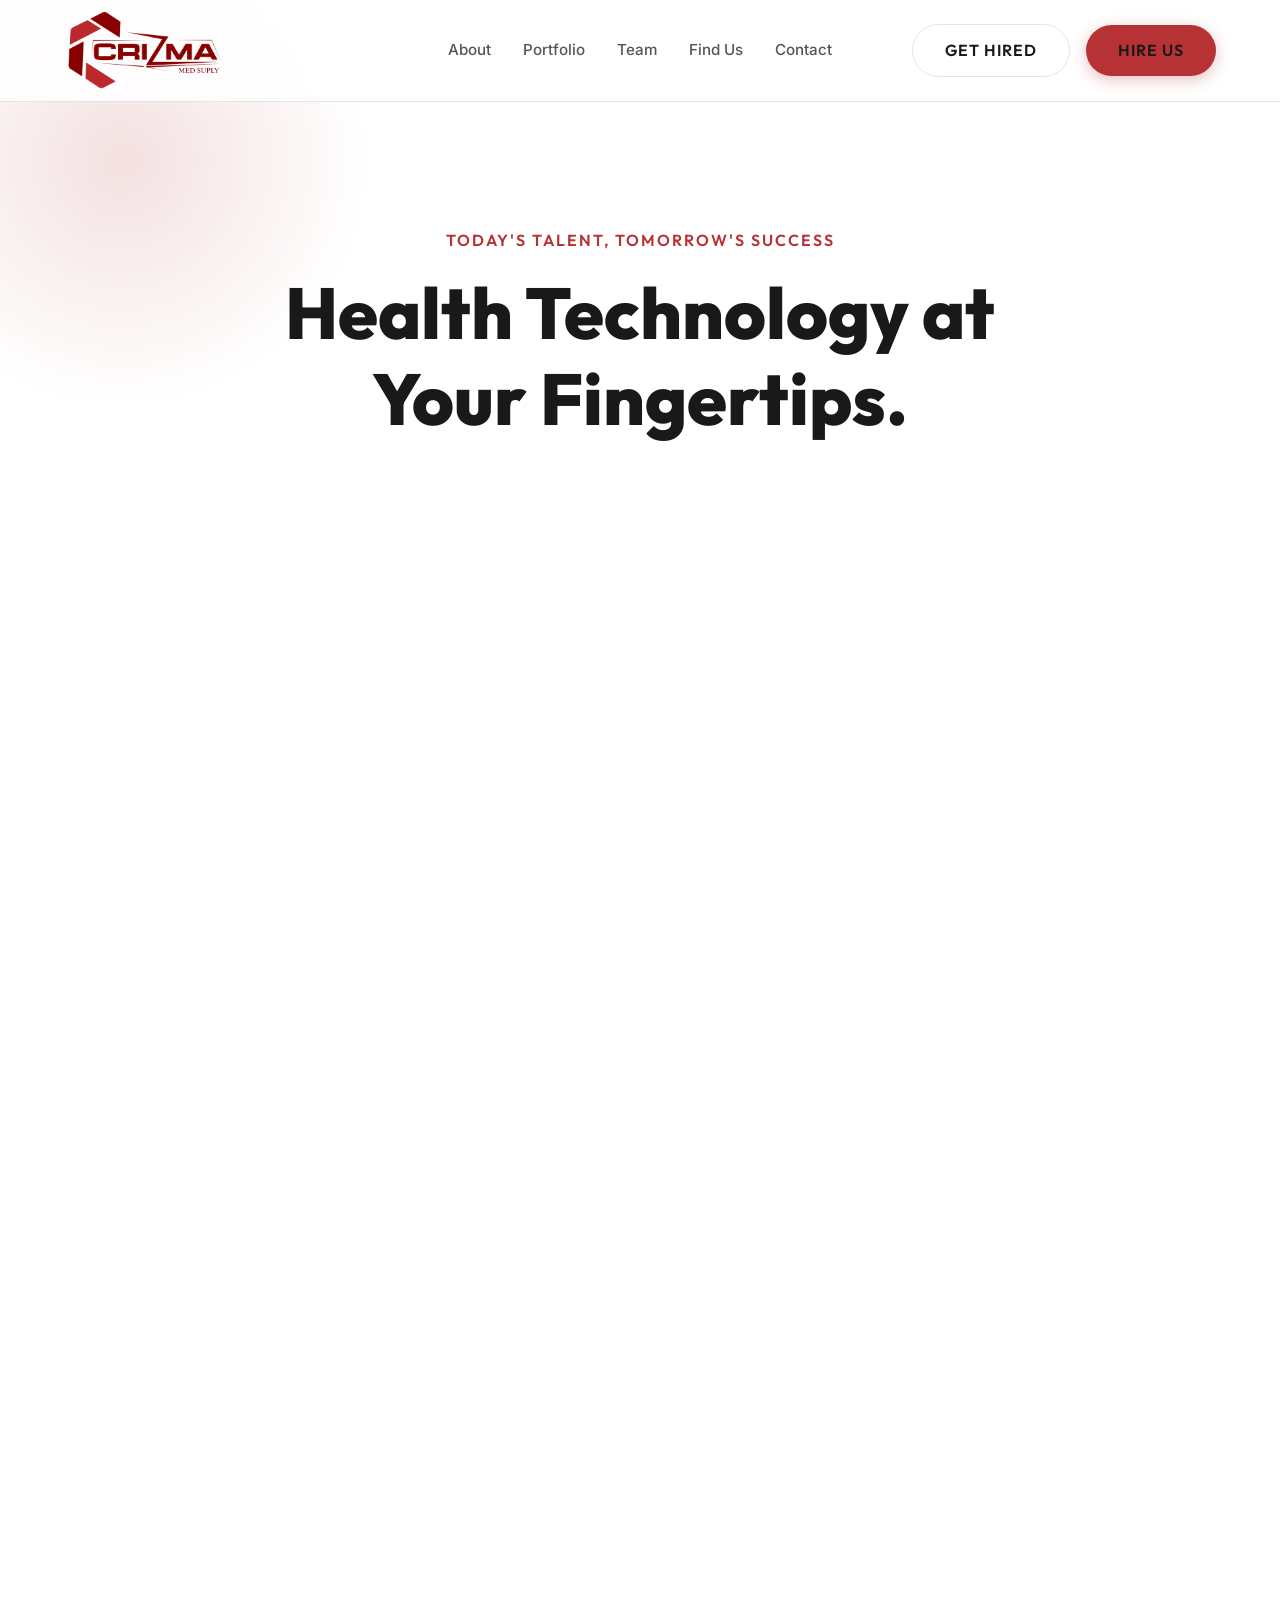
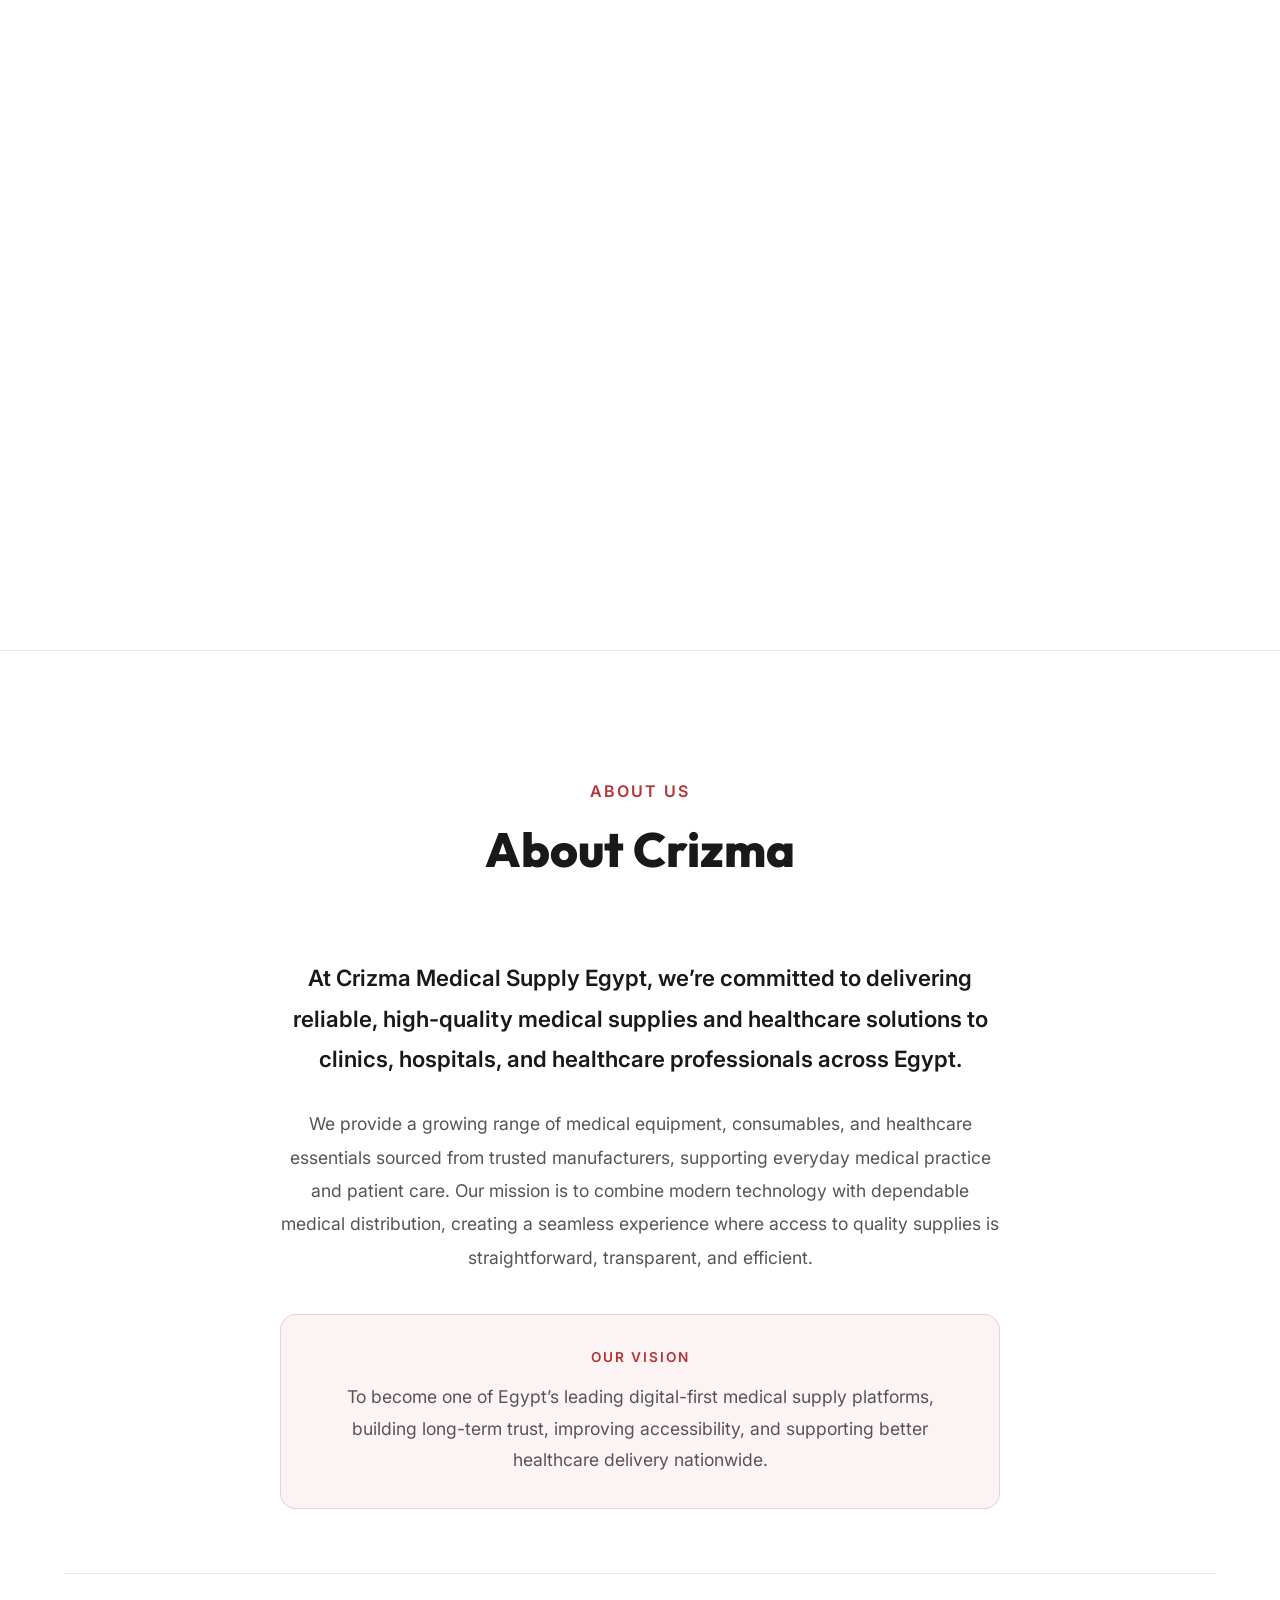
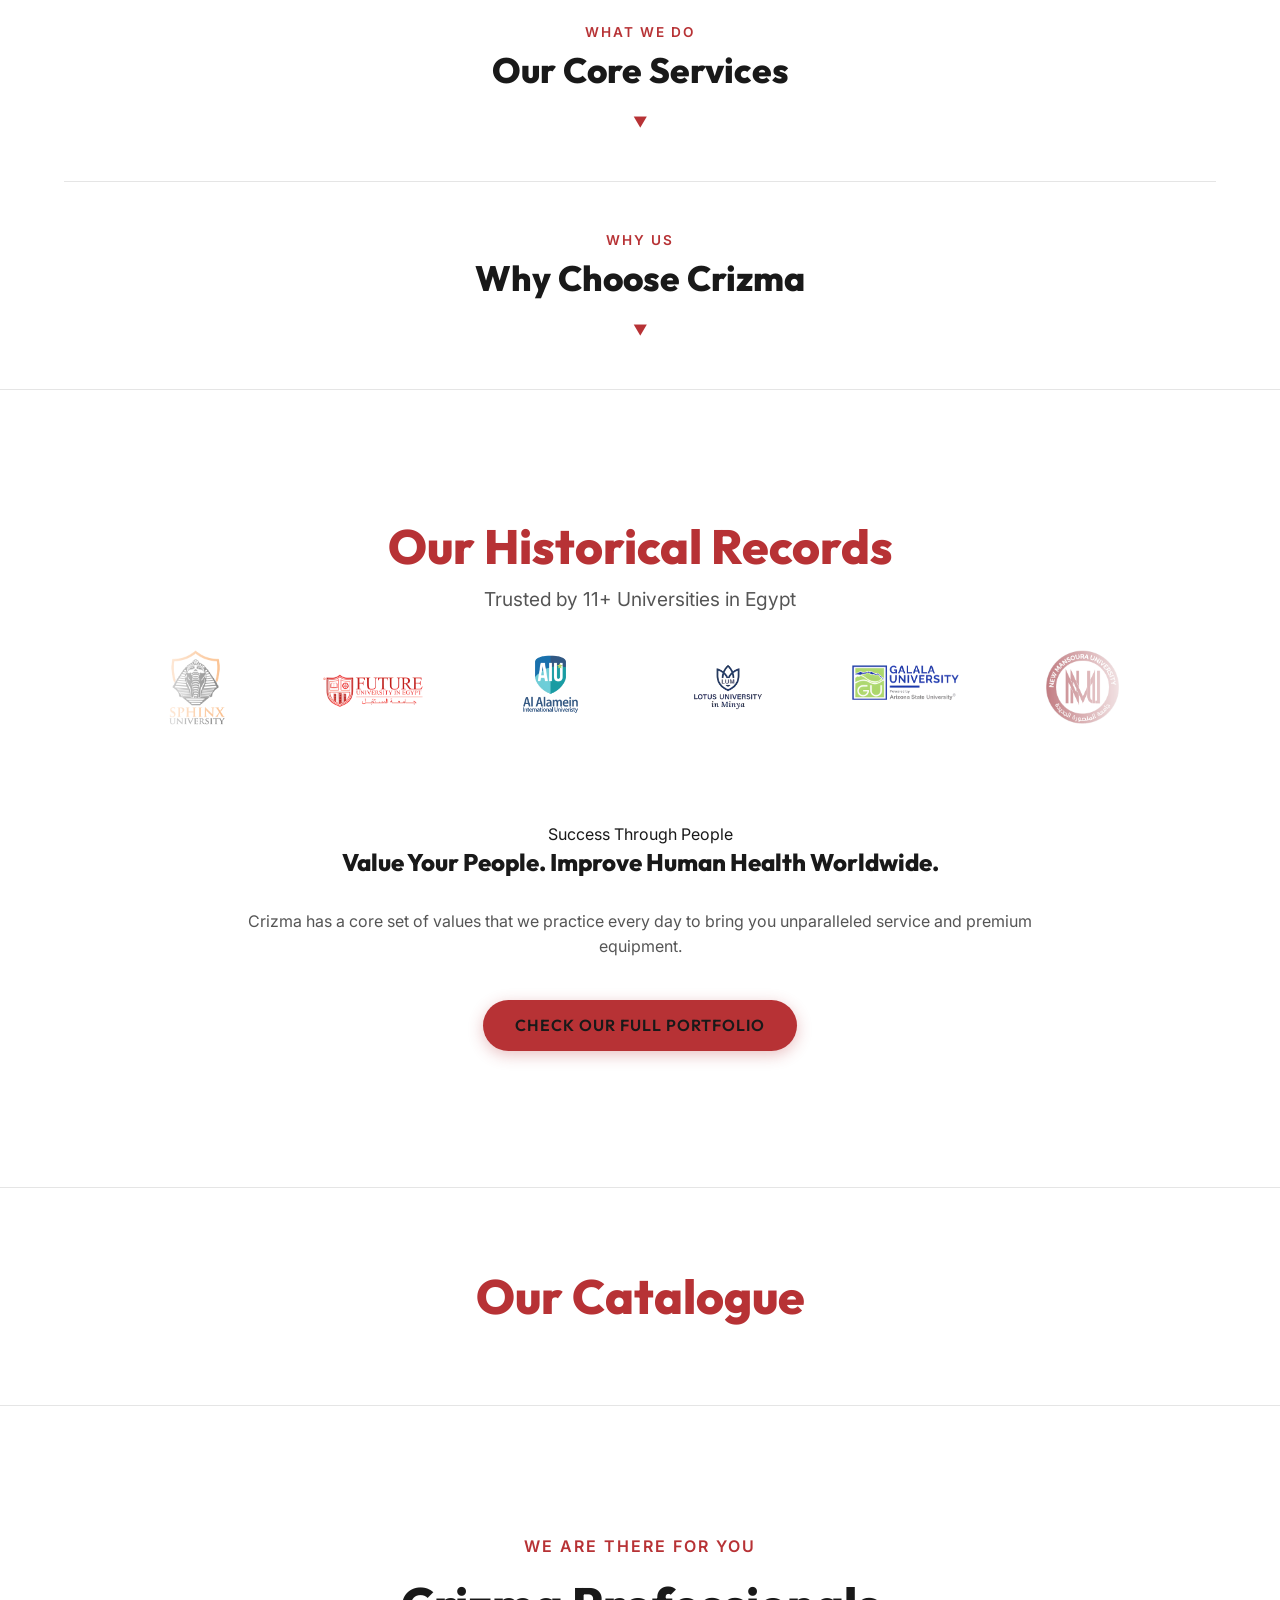
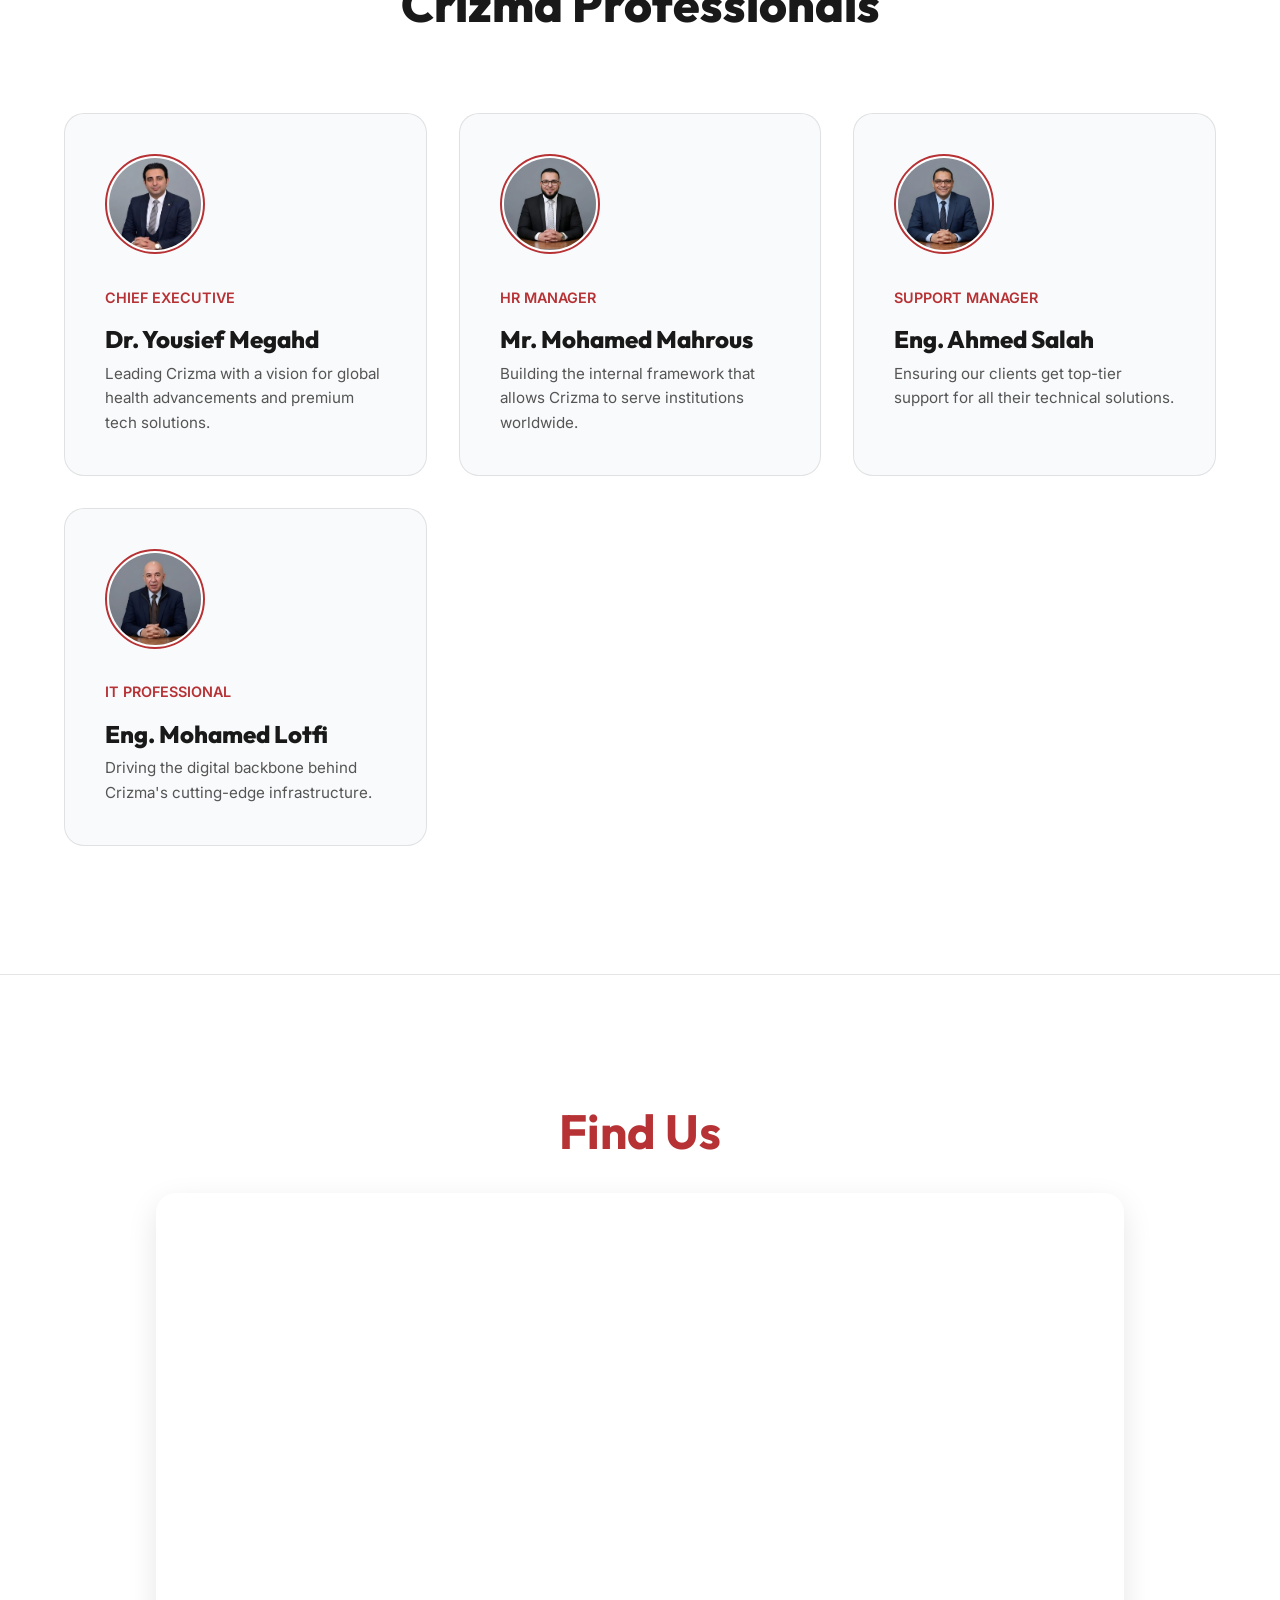
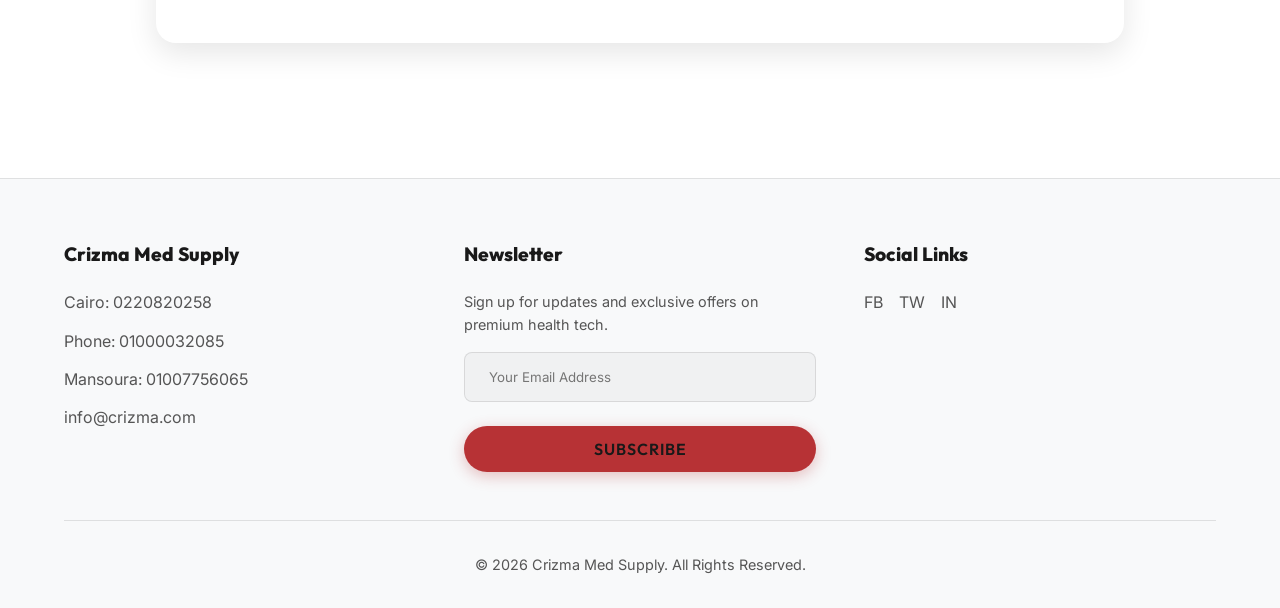
<file: index.html>
<!DOCTYPE html>
<html lang="en">

<head>
    <meta charset="UTF-8">
    <meta name="viewport" content="width=device-width, initial-scale=1.0">
    <title>Crizma Med Supply | Health Technology at Your Fingertips</title>
    <meta name="description"
        content="We at Crizma are working to put the health technology in the world at your fingertips.">

    <!-- CSS -->
    <link rel="stylesheet" href="css/style.css">

    <style>
      /* ── Dot canvas: desktop/mouse only ── */
      @media (hover: none), (pointer: coarse) {
        canvas { display: none !important; }
      }

      /* ── Prevent I-beam cursor site-wide ── */
      * { cursor: default !important; }
      a, button, .btn, label, select,
      input[type="submit"], input[type="button"] { cursor: pointer !important; }
      input[type="text"], input[type="email"],
      input[type="password"], textarea { cursor: text !important; }

      /* ── Scroll-reveal base states ── */
      .fade-up {
        opacity: 0;
        transform: translateY(36px);
        transition: opacity 0.7s cubic-bezier(0.16, 1, 0.3, 1),
                    transform 0.7s cubic-bezier(0.16, 1, 0.3, 1);
      }
      .fade-up.visible {
        opacity: 1;
        transform: translateY(0);
      }

      /* Hero parts */
      .hero-part {
        opacity: 0;
        transform: translateY(40px);
        transition: opacity 0.8s cubic-bezier(0.16, 1, 0.3, 1),
                    transform 0.8s cubic-bezier(0.16, 1, 0.3, 1);
      }
      .hero-part.part-1,
      .hero-part.visible {
        opacity: 1;
        transform: translateY(0);
      }

      /* Stagger delays */
      .stagger-1 { transition-delay: 0.08s; }
      .stagger-2 { transition-delay: 0.16s; }
      .stagger-3 { transition-delay: 0.24s; }
      .stagger-4 { transition-delay: 0.32s; }

    </style>
</head>

<body>

    <!-- Navigation -->
    <nav class="navbar">
        <a href="#" class="logo">
            <img src="images/logo.png" alt="Crizma Logo">
        </a>
        <div class="nav-links">
            <a href="#services">About</a>
            <a href="#about">Portfolio</a>
            <a href="#team">Team</a>
            <a href="#find-us">Find Us</a>
            <a href="#contact">Contact</a>
        </div>
        <div class="nav-cta" style="display: flex; gap: 1rem; align-items: center;">
            <a href="get-hired.html" class="btn btn-outline">Get Hired</a>
            <a href="#contact" class="btn btn-primary">Hire Us</a>
        </div>
        <button class="hamburger" id="hamburger" aria-label="Open menu">
            <span></span><span></span><span></span>
        </button>
    </nav>

    <!-- Mobile full-screen nav -->
    <div class="mobile-nav" id="mobileNav">
        <button class="mobile-nav-back" id="mobileNavBack">
            <svg viewBox="0 0 24 24"><polyline points="15 18 9 12 15 6"/></svg>
            Back
        </button>
        <a href="#services"  class="mobile-nav-link">About</a>
        <a href="#about" class="mobile-nav-link">Portfolio</a>
        <a href="#team"      class="mobile-nav-link">Team</a>
        <a href="#find-us"   class="mobile-nav-link">Find Us</a>
        <a href="#contact"   class="mobile-nav-link">Contact</a>
        <div class="mobile-nav-cta">
            <a href="get-hired.html" class="btn btn-outline">Get Hired</a>
            <a href="#contact"       class="btn btn-primary">Hire Us</a>
        </div>
    </div>

    <!-- Hero Section -->
    <div class="hero-scroll-container">
        <div class="hero-sticky">
            <div class="hero-bg"></div>
            <div class="hero-content">
                <!-- Part 1 -->
                <div class="hero-part part-1 visible">
                    <span class="hero-super">Today's Talent, Tomorrow's Success</span>
                    <h1>Health Technology at Your Fingertips.</h1>
                </div>

                <!-- Part 2 -->
                <div class="hero-part part-2">
                    <p>We at Crizma are working to put the best health technology in the world at your service. All you
                        have to do is tell us what you want and leave everything to our team.</p>
                </div>

                <!-- Part 3 -->
                <div class="hero-part part-3">
                    <div class="hero-btns">
                        <a href="#contact" class="btn btn-primary">Get a Quote Now</a>
                        <a href="#services" class="btn btn-outline">View Our Services</a>
                    </div>

                    <!-- Sponsors Marquee -->
                    <div class="sponsors-marquee">
                        <div class="marquee-track">
                            <img src="images/wassermann.png" alt="Wassermann">
                            <img src="images/futudent.png" alt="Futudent">
                            <img src="images/dentsply.png" alt="Dentsply Sirona">
                            <img src="images/air-techniques.png" alt="Air Techniques">
                            <img src="images/frasaco.png" alt="Frasaco">
                            <img src="images/baisch.png" alt="Baisch">
                            <img src="images/5.png" alt="Dürr Dental">
                            <img src="images/6.png" alt="Amann Girrbach">
                            <!-- Duplicate for seamless scroll -->
                            <img src="images/wassermann.png" alt="Wassermann">
                            <img src="images/futudent.png" alt="Futudent">
                            <img src="images/dentsply.png" alt="Dentsply Sirona">
                            <img src="images/air-techniques.png" alt="Air Techniques">
                            <img src="images/frasaco.png" alt="Frasaco">
                            <img src="images/baisch.png" alt="Baisch">
                            <img src="images/5.png" alt="Dürr Dental">
                            <img src="images/6.png" alt="Amann Girrbach">
                        </div>
                    </div>
                </div>
            </div>
        </div>
    </div>

    <!-- About / Services Section -->
    <section id="services">
        <div class="section-header fade-up stagger-1">
            <span class="super">About Us</span>
            <h2>About Crizma</h2>
        </div>
        <div class="about-content fade-up stagger-2">
            <p class="about-lead">At Crizma Medical Supply Egypt, we’re committed to delivering reliable, high-quality medical supplies and healthcare solutions to clinics, hospitals, and healthcare professionals across Egypt.</p>
            <p class="about-body">We provide a growing range of medical equipment, consumables, and healthcare essentials sourced from trusted manufacturers, supporting everyday medical practice and patient care. Our mission is to combine modern technology with dependable medical distribution, creating a seamless experience where access to quality supplies is straightforward, transparent, and efficient.</p>
            <div class="about-vision">
                <span class="super">Our Vision</span>
                <p>To become one of Egypt’s leading digital-first medical supply platforms, building long-term trust, improving accessibility, and supporting better healthcare delivery nationwide.</p>
            </div>
        </div>

        <div class="accordion-container fade-up stagger-3" style="max-width: 1200px; margin: 0 auto;">
            <!-- Accordion Item 1: Core Services -->
            <details class="custom-accordion">
                <summary>
                    <div class="accordion-header">
                        <span class="super">What We Do</span>
                        <h2>Our Core Services</h2>
                        <span class="arrow">▼</span>
                    </div>
                </summary>
                <div class="accordion-content">
                    <div class="grid" style="margin-top: 2rem;">
                        <div class="glass-card">
                            <div class="service-icon">🔬</div>
                            <h3>Medical Equipment</h3>
                            <p>Providing the most advanced dental and medical consulting tools to the top health institutions globally.</p>
                        </div>
                        <div class="glass-card">
                            <div class="service-icon">📈</div>
                            <h3>Strategy & Consulting</h3>
                            <p>First-class dental and health solutions paired with strategy planning to guarantee your organization's success.</p>
                        </div>
                        <div class="glass-card">
                            <div class="service-icon">🌐</div>
                            <h3>Digital Solutions</h3>
                            <p>Imaging solutions, fume cupboards, and modern start-up tech for the evolving health landscape.</p>
                        </div>
                    </div>
                </div>
            </details>

            <!-- Accordion Item 2: Why Choose Crizma -->
            <details class="custom-accordion">
                <summary>
                    <div class="accordion-header">
                        <span class="super">Why Us</span>
                        <h2>Why Choose Crizma</h2>
                        <span class="arrow">▼</span>
                    </div>
                </summary>
                <div class="accordion-content">
                    <div class="grid grid-why" style="margin-top: 2rem;">
                        <div class="glass-card">
                            <div class="service-icon">🛡️</div>
                            <h3>Trusted Products</h3>
                            <p>Trusted medical products and supplies sourced from reliable manufacturers.</p>
                        </div>
                        <div class="glass-card">
                            <div class="service-icon">⚡</div>
                            <h3>Fast Support</h3>
                            <p>Fast and responsive customer support ready to assist you anytime.</p>
                        </div>
                        <div class="glass-card">
                            <div class="service-icon">💻</div>
                            <h3>Modern Platform</h3>
                            <p>Modern and easy-to-use platform designed for a seamless ordering experience.</p>
                        </div>
                        <div class="glass-card">
                            <div class="service-icon">⭐</div>
                            <h3>Quality & Reliability</h3>
                            <p>Commitment to quality and reliability in every product we distribute.</p>
                        </div>
                        <div class="glass-card">
                            <div class="service-icon">🏥</div>
                            <h3>Nationwide Service</h3>
                            <p>Serving healthcare professionals across Egypt with dedication and care.</p>
                        </div>
                    </div>
                </div>
            </details>
        </div>
    </section>

    <!-- Historical Records & About Section -->
    <section id="about"
        style="text-align: center; background: rgba(255,255,255,0.02); border-top: 1px solid var(--glass-border); border-bottom: 1px solid var(--glass-border); display: flex; flex-direction: column; align-items: center;">

        <div class="section-header fade-up stagger-1" style="margin-bottom: 2rem;">
            <h2 style="color: var(--brand-red);">Our Historical Records</h2>
            <p style="font-size: 1.2rem; color: var(--text-secondary); margin-top: 0.5rem;">Trusted by 11+ Universities
                in Egypt</p>
        </div>

        <div class="sponsors-marquee university-marquee fade-up stagger-2" style="margin-top: 0; margin-bottom: 6rem;">
            <div class="marquee-track">
                <img src="images/1.png"  alt="University" loading="lazy">
                <img src="images/2.png"  alt="University" loading="lazy">
                <img src="images/3.png"  alt="University" loading="lazy">
                <img src="images/4.png"  alt="University" loading="lazy">
                <img src="images/7.png"  alt="University" loading="lazy">
                <img src="images/8.png"  alt="University" loading="lazy">
                <img src="images/9.png"  alt="University" loading="lazy">
                <img src="images/10.png" alt="University" loading="lazy">
                <img src="images/11.png" alt="University" loading="lazy">
                <img src="images/12.png" alt="University" loading="lazy">
                <img src="images/13.png" alt="University" loading="lazy">
                <!-- Duplicate for seamless scroll -->
                <img src="images/1.png"  alt="University" loading="lazy">
                <img src="images/2.png"  alt="University" loading="lazy">
                <img src="images/3.png"  alt="University" loading="lazy">
                <img src="images/4.png"  alt="University" loading="lazy">
                <img src="images/7.png"  alt="University" loading="lazy">
                <img src="images/8.png"  alt="University" loading="lazy">
                <img src="images/9.png"  alt="University" loading="lazy">
                <img src="images/10.png" alt="University" loading="lazy">
                <img src="images/11.png" alt="University" loading="lazy">
                <img src="images/12.png" alt="University" loading="lazy">
                <img src="images/13.png" alt="University" loading="lazy">
            </div>
        </div>

        <div class="fade-up stagger-3" style="max-width: 800px; margin: 0 auto;">
            <span class="super">Success Through People</span>
            <h2 style="margin-bottom: 2rem;">Value Your People. Improve Human Health Worldwide.</h2>
            <p style="color: var(--text-secondary); margin-bottom: 2.5rem;">Crizma has a core set of values that we
                practice every day to bring you unparalleled service and premium equipment.</p>
            <a href="portfolio.html" class="btn btn-primary">Check Our Full Portfolio</a>
        </div>

    </section>

    <!-- Catalogue Section -->
    <section id="catalogue"
        style="text-align: center; border-bottom: 1px solid var(--glass-border); padding-top: 5rem; padding-bottom: 5rem;">
        <div class="section-header fade-up stagger-1" style="margin-bottom: 0;">
            <h2 style="color: var(--brand-red);">Our Catalogue</h2>
        </div>
    </section>

    <!-- Team Section -->
    <section id="team">
        <div class="section-header fade-up stagger-1">
            <span class="super">We Are There For You</span>
            <h2>Crizma Professionals</h2>
        </div>
        <div class="grid">
            <!-- Team Member 1 -->
            <div class="glass-card fade-up stagger-1">
                <img src="images/yousief.png" alt="Dr. Yousief Megahd" class="team-img">
                <span class="role">Chief Executive</span>
                <h3>Dr. Yousief Megahd</h3>
                <p>Leading Crizma with a vision for global health advancements and premium tech solutions.</p>
            </div>
            <!-- Team Member 2 -->
            <div class="glass-card fade-up stagger-2">
                <img src="images/mahrous.png" alt="Mr. Mohamed Mahrous" class="team-img">
                <span class="role">HR Manager</span>
                <h3>Mr. Mohamed Mahrous</h3>
                <p>Building the internal framework that allows Crizma to serve institutions worldwide.</p>
            </div>
            <!-- Team Member 3 -->
            <div class="glass-card fade-up stagger-3">
                <img src="images/salah.png" alt="Eng. Ahmed Salah" class="team-img">
                <span class="role">Support Manager</span>
                <h3>Eng. Ahmed Salah</h3>
                <p>Ensuring our clients get top-tier support for all their technical solutions.</p>
            </div>
            <!-- Team Member 4 -->
            <div class="glass-card fade-up stagger-4">
                <img src="images/lotfi.png" alt="Eng. Mohamed Lotfi" class="team-img">
                <span class="role">IT Professional</span>
                <h3>Eng. Mohamed Lotfi</h3>
                <p>Driving the digital backbone behind Crizma's cutting-edge infrastructure.</p>
            </div>
        </div>
    </section>

    <!-- Find Us Section -->
    <section id="find-us" style="text-align: center; background: rgba(255,255,255,0.02); border-top: 1px solid var(--glass-border);">
        <div class="section-header fade-up stagger-1" style="margin-bottom: 2rem;">
            <h2 style="color: var(--brand-red); font-weight: bold;">Find Us</h2>
        </div>
        <div class="fade-up stagger-2" style="max-width: 1000px; margin: 0 auto; padding: 0 1rem;">
            <iframe src="https://maps.google.com/maps?cid=10710712626368897572&output=embed&hl=en" width="100%" height="450" style="border:0; border-radius: 20px; box-shadow: 0 10px 30px rgba(0,0,0,0.1);" allowfullscreen="" loading="lazy" referrerpolicy="no-referrer-when-downgrade"></iframe>
        </div>
    </section>

    <!-- Contact Section & Footer -->
    <footer id="contact">
        <div class="footer-grid">
            <div class="footer-col fade-up stagger-1">
                <h4>Crizma Med Supply</h4>
                <ul>
                    <li><a href="tel:0220820258">Cairo: 0220820258</a></li>
                    <li><a href="tel:01000032085">Phone: 01000032085</a></li>
                    <li><a href="tel:01007756065">Mansoura: 01007756065</a></li>
                    <li><a href="mailto:info@crizma.com">info@crizma.com</a></li>
                </ul>
            </div>

            <div class="footer-col fade-up stagger-2">
                <h4>Newsletter</h4>
                <p style="color: var(--text-secondary); margin-bottom: 1rem; font-size: 0.9rem;">Sign up for updates and
                    exclusive offers on premium health tech.</p>
                <form class="contact-form"
                    onsubmit="event.preventDefault(); alert('Subscribed to Crizma Newsletter!');">
                    <div class="input-group">
                        <input type="email" placeholder="Your Email Address" required>
                    </div>
                    <button type="submit" class="btn btn-primary">Subscribe</button>
                </form>
            </div>

            <div class="footer-col fade-up stagger-3">
                <h4>Social Links</h4>
                <div style="display: flex; gap: 1rem;">
                    <a href="#" class="simulate-alert" title="Facebook">FB</a>
                    <a href="#" class="simulate-alert" title="Twitter">TW</a>
                    <a href="#" class="simulate-alert" title="LinkedIn">IN</a>
                </div>
            </div>
        </div>

        <div class="footer-bottom fade-up stagger-4">
            &copy; 2026 Crizma Med Supply. All Rights Reserved.
        </div>
    </footer>

    <!-- JavaScript -->
    <script src="js/main.js"></script>

    <script>
      // ── Red dot cursor field ──
      (function () {
        // Only run on devices with a real mouse (hover + fine pointer)
        if (!window.matchMedia('(hover: hover) and (pointer: fine)').matches) return;

        var canvas = document.createElement('canvas');
        canvas.style.cssText = 'position:fixed;top:0;left:0;width:100%;height:100%;pointer-events:none;z-index:9998;';
        document.body.appendChild(canvas);

        var ctx = canvas.getContext('2d', { alpha: true });
        var dpr = Math.min(window.devicePixelRatio || 1, 2);
        var TWO_PI = Math.PI * 2;

        var cfg = {
          dotRadius:    3,
          dotSpacing:   14,
          revealRadius: 190,
          bulgeStrength: 130,
          innerRadius:  52,
          cursorRadius:  400,
          colorA: 'rgba(183, 50, 53, 0.95)',
          colorB: 'rgba(209, 58, 62, 0.80)',
        };

        var dots = [];
        var mouse = { x: -9999, y: -9999, prevX: -9999, prevY: -9999, speed: 0 };
        var w = 0, h = 0, engagement = 0;

        // Elements that should never show dots
        var excludeEls = [];
        var excludeRects = [];

        function cacheExcludeRects() {
          excludeRects = excludeEls.map(function(el) {
            var r = el.getBoundingClientRect();
            return { left: r.left, top: r.top, right: r.right, bottom: r.bottom, w: r.width, h: r.height };
          });
        }

        function initExcludes() {
          excludeEls = Array.from(document.querySelectorAll('.navbar, .glass-card, iframe'));
          cacheExcludeRects();
        }

        window.addEventListener('scroll', cacheExcludeRects, { passive: true });
        window.addEventListener('resize', initExcludes, { passive: true });
        setTimeout(initExcludes, 0);


        function resize() {
          w = window.innerWidth;
          h = window.innerHeight;
          canvas.width  = w * dpr;
          canvas.height = h * dpr;
          canvas.style.width  = w + 'px';
          canvas.style.height = h + 'px';
          ctx.setTransform(dpr, 0, 0, dpr, 0, 0);
          buildDots();
        }

        function buildDots() {
          var step = cfg.dotRadius + cfg.dotSpacing;
          var cols = Math.floor(w / step);
          var rows = Math.floor(h / step);
          var padX = (w % step) / 2;
          var padY = (h % step) / 2;
          dots = [];
          for (var r = 0; r < rows; r++) {
            for (var c = 0; c < cols; c++) {
              var ax = padX + c * step + step / 2;
              var ay = padY + r * step + step / 2;
              dots.push({ ax: ax, ay: ay, sx: ax, sy: ay });
            }
          }
        }

        window.addEventListener('mousemove', function (e) {
          mouse.x = e.clientX;
          mouse.y = e.clientY;
        }, { passive: true });

        setInterval(function () {
          var dx = mouse.prevX - mouse.x;
          var dy = mouse.prevY - mouse.y;
          var d  = Math.sqrt(dx * dx + dy * dy);
          mouse.speed += (d - mouse.speed) * 0.5;
          if (mouse.speed < 0.001) mouse.speed = 0;
          mouse.prevX = mouse.x;
          mouse.prevY = mouse.y;
        }, 20);

        function tick() {
          var len   = dots.length;
          var crSq  = cfg.cursorRadius * cfg.cursorRadius;
          var rad   = cfg.dotRadius / 2;

          var targetEng = Math.min(mouse.speed / 5, 1);
          engagement += (targetEng - engagement) * 0.06;
          if (engagement < 0.001) engagement = 0;
          // Always keep a baseline push so there's empty space even when still
          var eff = Math.max(engagement, mouse.x > -100 ? 0.35 : 0);

          ctx.clearRect(0, 0, w, h);

          var grad = ctx.createLinearGradient(0, 0, w, h);
          grad.addColorStop(0, cfg.colorA);
          grad.addColorStop(1, cfg.colorB);
          ctx.fillStyle = grad;

          ctx.beginPath();
          for (var i = 0; i < len; i++) {
            var d  = dots[i];
            var dx = mouse.x - d.ax;
            var dy = mouse.y - d.ay;
            var dSq = dx * dx + dy * dy;

            if (dSq < crSq && eff > 0.01) {
              var dist  = Math.sqrt(dSq);
              var t     = 1 - dist / cfg.cursorRadius;
              var push  = t * t * cfg.bulgeStrength * eff;
              var angle = Math.atan2(dy, dx);
              d.sx += (d.ax - Math.cos(angle) * push - d.sx) * 0.15;
              d.sy += (d.ay - Math.sin(angle) * push - d.sy) * 0.15;
            } else {
              d.sx += (d.ax - d.sx) * 0.1;
              d.sy += (d.ay - d.sy) * 0.1;
            }

            // Hard circular boundary — forces a perfect circle regardless of grid alignment
            if (mouse.x > -500) {
              var ex = d.sx - mouse.x;
              var ey = d.sy - mouse.y;
              var ed = ex * ex + ey * ey;
              var ir = cfg.innerRadius;
              if (ed < ir * ir && ed > 0) {
                var em = Math.sqrt(ed);
                d.sx = mouse.x + (ex / em) * ir;
                d.sy = mouse.y + (ey / em) * ir;
              }
            }

            ctx.moveTo(d.sx + rad, d.sy);
            ctx.arc(d.sx, d.sy, rad, 0, TWO_PI);
          }
          ctx.fill();

          // Reveal mask — only show dots within revealRadius of cursor
          var rev = ctx.createRadialGradient(mouse.x, mouse.y, 0, mouse.x, mouse.y, cfg.revealRadius);
          rev.addColorStop(0,    'rgba(0,0,0,1)');
          rev.addColorStop(0.55, 'rgba(0,0,0,0.9)');
          rev.addColorStop(1,    'rgba(0,0,0,0)');
          ctx.globalCompositeOperation = 'destination-in';
          ctx.fillStyle = rev;
          ctx.fillRect(0, 0, w, h);

          // Erase dots over excluded elements
          ctx.globalCompositeOperation = 'destination-out';
          ctx.fillStyle = 'rgba(0,0,0,1)';
          for (var ri = 0; ri < excludeRects.length; ri++) {
            var r = excludeRects[ri];
            if (r.bottom > 0 && r.top < h) {
              ctx.fillRect(r.left, r.top, r.w, r.h);
            }
          }

          ctx.globalCompositeOperation = 'source-over';

          requestAnimationFrame(tick);
        }

        resize();
        window.addEventListener('resize', resize);
        requestAnimationFrame(tick);
      })();
    </script>

    <script>
      // ── Scroll-reveal observer ──
      (function () {
        var observer = new IntersectionObserver(function (entries, obs) {
          entries.forEach(function (entry) {
            if (entry.isIntersecting) {
              entry.target.classList.add('visible');
              obs.unobserve(entry.target);
            }
          });
        }, { threshold: 0.12 });

        document.querySelectorAll('.fade-up').forEach(function (el) {
          observer.observe(el);
        });

        // Hero sticky reveal on scroll
        var heroContainer = document.querySelector('.hero-scroll-container');
        var part2 = document.querySelector('.hero-part.part-2');
        var part3 = document.querySelector('.hero-part.part-3');

        // On mobile, show all hero parts immediately (no scroll-reveal)
        if (window.matchMedia('(max-width: 768px)').matches) {
          if (part2) part2.classList.add('visible');
          if (part3) part3.classList.add('visible');
        } else if (heroContainer && part2 && part3) {
          window.addEventListener('scroll', function () {
            var scrolled = -heroContainer.getBoundingClientRect().top;
            var vh = window.innerHeight;
            if (scrolled > vh * 0.25) part2.classList.add('visible');
            if (scrolled > vh * 0.70) part3.classList.add('visible');
            if (scrolled < vh * 0.10) {
              part2.classList.remove('visible');
              part3.classList.remove('visible');
            } else if (scrolled < vh * 0.55) {
              part3.classList.remove('visible');
            }
          }, { passive: true });
        }
      })();
    </script>

    <script>
      // ── Accordion drop-down / drop-in ──
      (function () {
        document.querySelectorAll('.custom-accordion').forEach(function (accordion) {
          var summary = accordion.querySelector('summary');
          var content = accordion.querySelector('.accordion-content');

          // Start every accordion collapsed
          content.style.height    = '0px';
          content.style.opacity   = '0';
          content.style.transform = 'translateY(-18px)';

          summary.addEventListener('click', function (e) {
            e.preventDefault();

            if (accordion.open) {
              // ── Drop in (close) ──
              // Pin current height so we can transition away from it
              content.style.height = content.scrollHeight + 'px';
              content.offsetHeight; // force reflow
              content.style.height    = '0px';
              content.style.opacity   = '0';
              content.style.transform = 'translateY(-18px)';

              setTimeout(function () {
                accordion.removeAttribute('open');
              }, 480);

            } else {
              // ── Drop down (open) ──
              accordion.setAttribute('open', '');
              content.style.height    = '0px';
              content.style.opacity   = '0';
              content.style.transform = 'translateY(-18px)';
              content.offsetHeight; // force reflow
              content.style.height    = content.scrollHeight + 'px';
              content.style.opacity   = '1';
              content.style.transform = 'translateY(0)';

              // Switch to auto after animation so content can reflow freely
              setTimeout(function () {
                content.style.height = 'auto';
              }, 480);
            }
          });
        });
      })();

      // ── Hamburger menu ──
      (function () {
        var btn     = document.getElementById('hamburger');
        var nav     = document.getElementById('mobileNav');
        var backBtn = document.getElementById('mobileNavBack');
        if (!btn || !nav) return;

        function close() {
          nav.classList.add('closing');
          btn.classList.remove('open');
          setTimeout(function () {
            nav.classList.remove('open', 'closing');
            document.body.style.overflow = '';
          }, 400); // match CSS transition duration
        }

        function open() {
          nav.classList.add('open');
          btn.classList.add('open');
          document.body.style.overflow = 'hidden';
        }

        btn.addEventListener('click', function () {
          nav.classList.contains('open') ? close() : open();
        });

        if (backBtn) backBtn.addEventListener('click', close);

        nav.querySelectorAll('a').forEach(function (a) {
          a.addEventListener('click', close);
        });
      })();
    </script>
</body>

</html>
</file>
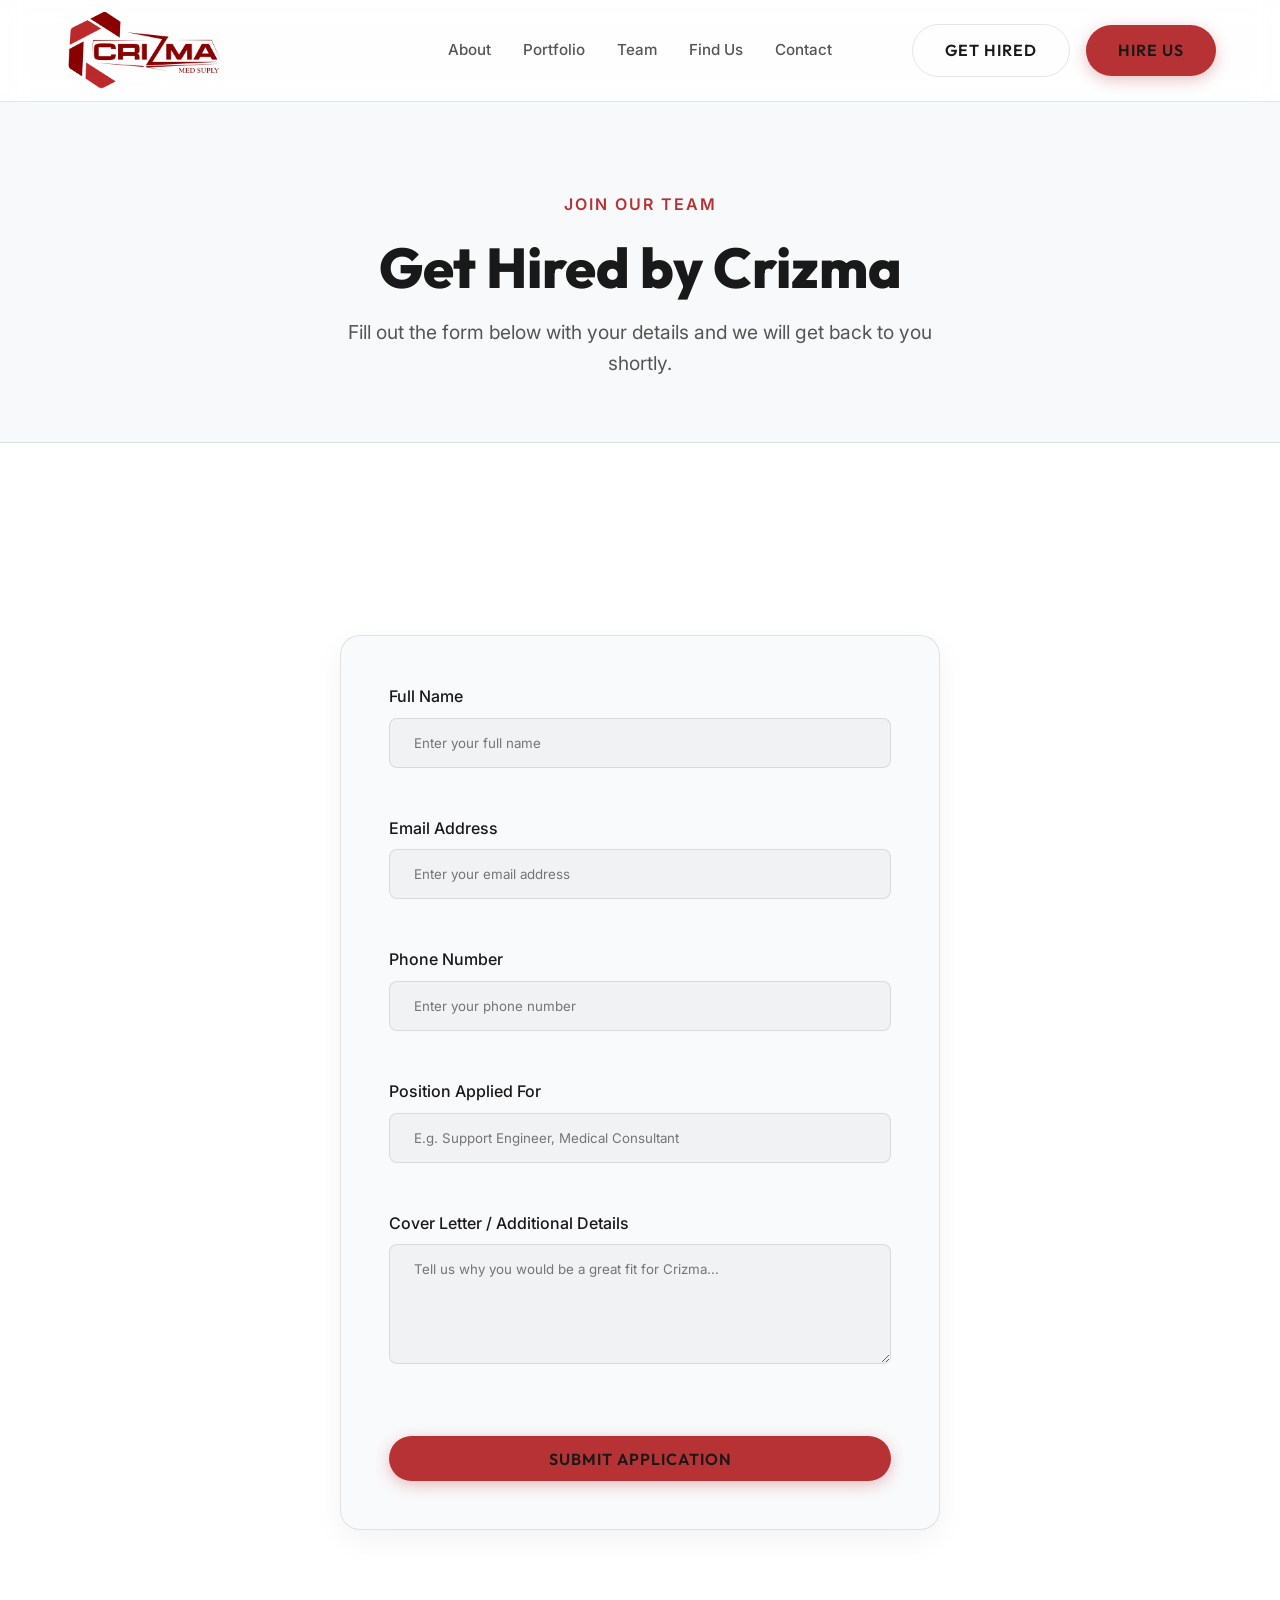
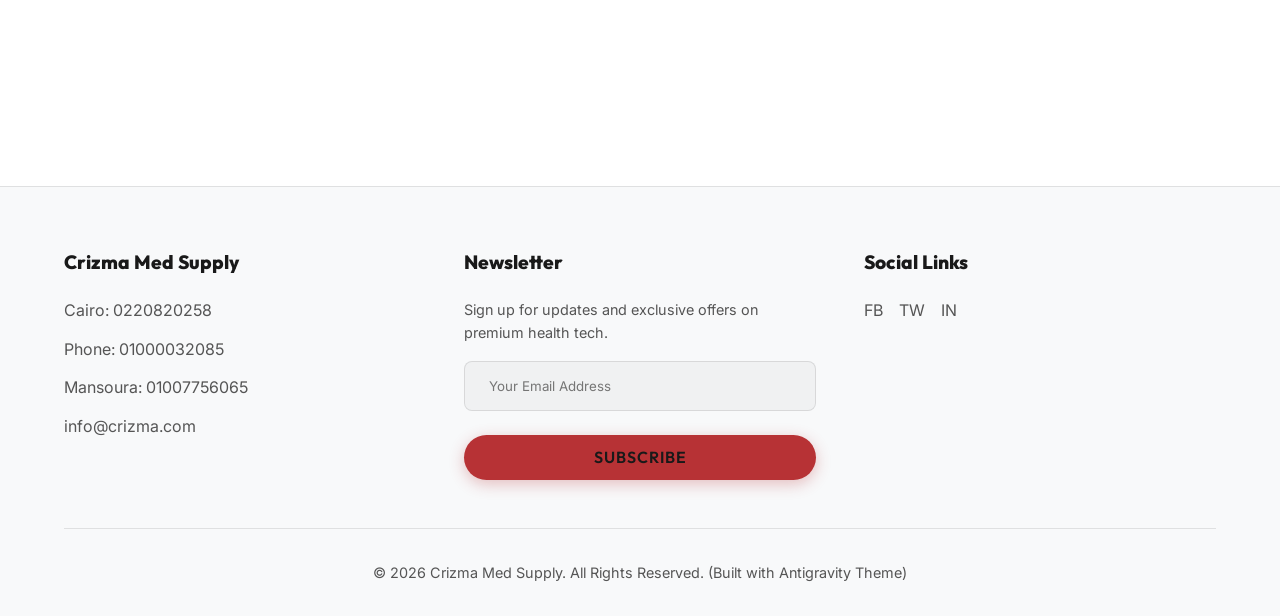
<file: get-hired.html>
<!DOCTYPE html>
<html lang="en">
<head>
    <meta charset="UTF-8">
    <meta name="viewport" content="width=device-width, initial-scale=1.0">
    <title>Crizma Med Supply | Get Hired</title>
    <meta name="description" content="Apply to join the Crizma team and help us put the health technology in the world at our clients' fingertips.">
    
    <!-- CSS -->
    <link rel="stylesheet" href="css/style.css">
    <style>
        .page-header {
            padding: 12rem 5% 4rem;
            text-align: center;
            background: var(--bg-secondary);
            border-bottom: 1px solid var(--glass-border);
        }
        
        .form-container {
            max-width: 600px;
            margin: 4rem auto 8rem;
        }
        
        .get-hired-form {
            background: var(--glass-card-bg);
            border: 1px solid var(--glass-border);
            border-radius: 20px;
            padding: 3rem;
            box-shadow: 0 10px 30px rgba(0, 0, 0, 0.05);
        }
        
        .get-hired-form .input-group {
            margin-bottom: 1.5rem;
        }
        
        .get-hired-form label {
            display: block;
            margin-bottom: 0.5rem;
            color: var(--text-primary);
            font-weight: 500;
        }
        
        .get-hired-form textarea {
            min-height: 120px;
            resize: vertical;
        }
    </style>
</head>
<body>

    <!-- Navigation -->
    <nav class="navbar scrolled">
        <a href="index.html" class="logo">
            <img src="images/logo.png" alt="Crizma Logo">
        </a>
        <div class="nav-links">
            <a href="index.html#services">About</a>
            <a href="index.html#portfolio">Portfolio</a>
            <a href="index.html#team">Team</a>
            <a href="index.html#find-us">Find Us</a>
            <a href="index.html#contact">Contact</a>
        </div>
        <div style="display: flex; gap: 1rem; align-items: center;">
            <a href="get-hired.html" class="btn btn-outline">Get Hired</a>
            <a href="index.html#contact" class="btn btn-primary">Hire Us</a>
        </div>
    </nav>

    <!-- Page Header -->
    <header class="page-header">
        <div class="fade-up stagger-1">
            <span class="super" style="color: var(--brand-red); font-weight: 600; text-transform: uppercase; letter-spacing: 2px; margin-bottom: 1rem; display: block;">Join Our Team</span>
            <h1 style="font-size: 3.5rem; color: var(--text-primary);">Get Hired by Crizma</h1>
            <p style="color: var(--text-secondary); font-size: 1.2rem; margin-top: 1rem; max-width: 600px; margin-left: auto; margin-right: auto;">Fill out the form below with your details and we will get back to you shortly.</p>
        </div>
    </header>

    <!-- Application Form -->
    <section>
        <div class="form-container fade-up stagger-2">
            <form class="get-hired-form contact-form" onsubmit="event.preventDefault(); alert('Application submitted successfully! We will contact you soon.');">
                
                <div class="input-group">
                    <label for="fullName">Full Name</label>
                    <input type="text" id="fullName" placeholder="Enter your full name" required>
                </div>
                
                <div class="input-group">
                    <label for="email">Email Address</label>
                    <input type="email" id="email" placeholder="Enter your email address" required>
                </div>
                
                <div class="input-group">
                    <label for="phone">Phone Number</label>
                    <input type="tel" id="phone" placeholder="Enter your phone number" required>
                </div>

                <div class="input-group">
                    <label for="position">Position Applied For</label>
                    <input type="text" id="position" placeholder="E.g. Support Engineer, Medical Consultant" required>
                </div>
                
                <div class="input-group">
                    <label for="coverLetter">Cover Letter / Additional Details</label>
                    <textarea id="coverLetter" placeholder="Tell us why you would be a great fit for Crizma..." required></textarea>
                </div>
                
                <button type="submit" class="btn btn-primary" style="width: 100%; margin-top: 1rem;">Submit Application</button>
            </form>
        </div>
    </section>

    <!-- Contact Section & Footer -->
    <footer id="contact">
        <div class="footer-grid">
            <div class="footer-col fade-up stagger-1">
                <h4>Crizma Med Supply</h4>
                <ul>
                    <li><a href="tel:0220820258">Cairo: 0220820258</a></li>
                    <li><a href="tel:01000032085">Phone: 01000032085</a></li>
                    <li><a href="tel:01007756065">Mansoura: 01007756065</a></li>
                    <li><a href="mailto:info@crizma.com">info@crizma.com</a></li>
                </ul>
            </div>
            
            <div class="footer-col fade-up stagger-2">
                <h4>Newsletter</h4>
                <p style="color: var(--text-secondary); margin-bottom: 1rem; font-size: 0.9rem;">Sign up for updates and exclusive offers on premium health tech.</p>
                <form class="contact-form" onsubmit="event.preventDefault(); alert('Subscribed to Crizma Newsletter!');">
                    <div class="input-group">
                        <input type="email" placeholder="Your Email Address" required>
                    </div>
                    <button type="submit" class="btn btn-primary">Subscribe</button>
                </form>
            </div>

            <div class="footer-col fade-up stagger-3">
                <h4>Social Links</h4>
                <div style="display: flex; gap: 1rem;">
                    <a href="#" class="simulate-alert" title="Facebook">FB</a>
                    <a href="#" class="simulate-alert" title="Twitter">TW</a>
                    <a href="#" class="simulate-alert" title="LinkedIn">IN</a>
                </div>
            </div>
        </div>
        
        <div class="footer-bottom fade-up stagger-4">
            &copy; 2026 Crizma Med Supply. All Rights Reserved. (Built with Antigravity Theme)
        </div>
    </footer>

    <!-- JavaScript -->
    <script src="js/main.js"></script>
</body>
</html>
</file>
<file: css/style.css>
@import url('https://fonts.googleapis.com/css2?family=Outfit:wght@300;400;600;800&family=Inter:wght@400;500;600&display=swap');

:root {
  /* Light Theme Defaults */
  --bg-primary: #ffffff;
  --bg-secondary: #f8f9fa;
  --text-primary: #191919;
  --text-secondary: #555555;
  --brand-red: #b73235;
  --brand-red-hover: #d13a3e;
  --nav-bg: rgba(255, 255, 255, 0.85);
  --glass-border: rgba(0, 0, 0, 0.1);
  --glass-card-bg: rgba(248, 249, 250, 0.8);
  --glass-card-hover: rgba(255, 255, 255, 0.95);
  --input-bg: rgba(0, 0, 0, 0.03);
  --font-heading: 'Outfit', sans-serif;
  --font-body: 'Inter', sans-serif;
  --transition-smooth: all 0.4s cubic-bezier(0.4, 0, 0.2, 1);
}

[data-theme="dark"] {
  /* Dark Theme Overrides */
  --bg-primary: #0f0f0f;
  --bg-secondary: #1a1a1a;
  --text-primary: #ffffff;
  --text-secondary: #a0a0a0;
  --nav-bg: rgba(15, 15, 15, 0.8);
  --glass-border: rgba(255, 255, 255, 0.1);
  --glass-card-bg: rgba(26, 26, 26, 0.8);
  --glass-card-hover: rgba(30, 30, 30, 0.8);
  --input-bg: rgba(255, 255, 255, 0.05);
}

* {
  margin: 0;
  padding: 0;
  box-sizing: border-box;
}

body {
  font-family: var(--font-body);
  background-color: var(--bg-primary);
  color: var(--text-primary);
  line-height: 1.6;
  overflow-x: hidden;
}

h1, h2, h3, h4, h5, h6 {
  font-family: var(--font-heading);
  font-weight: 800;
  line-height: 1.2;
}

a {
  text-decoration: none;
  color: inherit;
}

/* Glassmorphism Navbar */
.navbar {
  position: fixed;
  top: 0;
  width: 100%;
  padding: 1.5rem 5%;
  background: var(--nav-bg);
  backdrop-filter: blur(12px);
  -webkit-backdrop-filter: blur(12px);
  border-bottom: 1px solid var(--glass-border);
  display: flex;
  justify-content: space-between;
  align-items: center;
  z-index: 1000;
  transition: var(--transition-smooth);
}

.navbar.scrolled {
  padding: 1rem 5%;
  background: var(--nav-bg);
  box-shadow: 0 4px 20px rgba(0, 0, 0, 0.05);
}

.logo {
  display: flex;
  align-items: center;
}

.logo img {
  height: 45px;
  object-fit: contain;
  transform: scale(1.8);
  transform-origin: left center;
}

.nav-links {
  display: flex;
  gap: 2rem;
  position: absolute;
  left: 50%;
  transform: translateX(-50%);
}

.nav-links a {
  font-size: 0.95rem;
  font-weight: 500;
  color: var(--text-secondary);
  transition: var(--transition-smooth);
  position: relative;
}

.nav-links a:hover {
  color: var(--text-primary);
}

.nav-links a::after {
  content: '';
  position: absolute;
  bottom: -4px;
  left: 0;
  width: 0;
  height: 2px;
  background: var(--brand-red);
  transition: var(--transition-smooth);
}

.nav-links a:hover::after {
  width: 100%;
}

/* Premium Buttons */
.btn {
  display: inline-block;
  padding: 0.8rem 2rem;
  border-radius: 50px;
  font-family: var(--font-heading);
  font-weight: 600;
  font-size: 1rem;
  text-transform: uppercase;
  letter-spacing: 1px;
  cursor: pointer;
  transition: var(--transition-smooth);
  border: none;
  position: relative;
  overflow: hidden;
}

.btn-primary {
  background: var(--brand-red);
  color: var(--text-primary);
  box-shadow: 0 4px 15px rgba(183, 50, 53, 0.3);
}

.btn-primary:hover {
  background: var(--brand-red-hover);
  transform: translateY(-2px);
  box-shadow: 0 6px 20px rgba(183, 50, 53, 0.5);
}

.btn-outline {
  background: transparent;
  color: var(--text-primary);
  border: 1px solid var(--glass-border);
}

.btn-outline:hover {
  border-color: var(--brand-red);
  color: var(--brand-red);
}

/* Hero Section */
.hero-scroll-container {
  height: 250vh; /* Scrollable distance to reveal parts */
  position: relative;
}

.hero-sticky {
  position: sticky;
  top: 0;
  height: 100vh;
  display: flex;
  flex-direction: column;
  justify-content: center;
  align-items: center;
  overflow: hidden;
  padding: 80px 5% 20px;
}

.hero-bg {
  position: absolute;
  top: 0;
  left: 0;
  width: 100%;
  height: 100%;
  z-index: -1;
  overflow: hidden;
}

/* Dynamic Gradients Background */
.hero-bg::before {
  content: '';
  position: absolute;
  top: -10%;
  left: -10%;
  width: 500px;
  height: 500px;
  background: radial-gradient(circle, rgba(183, 50, 53, 0.15) 0%, rgba(15, 15, 15, 0) 70%);
  border-radius: 50%;
  animation: pulse 8s ease-in-out infinite alternate;
}

.hero-bg::after {
  content: '';
  position: absolute;
  bottom: -10%;
  right: -10%;
  width: 600px;
  height: 600px;
  background: radial-gradient(circle, rgba(255, 255, 255, 0.05) 0%, rgba(15, 15, 15, 0) 70%);
  border-radius: 50%;
}

@keyframes pulse {
  0% { transform: scale(1); opacity: 0.5; }
  100% { transform: scale(1.2); opacity: 1; }
}

.hero-content {
  max-width: 800px;
  z-index: 1;
  display: flex;
  flex-direction: column;
  align-items: center;
  text-align: center;
  gap: 1.5rem;
  margin-top: 5vh;
}

.hero-part.part-1 {
  opacity: 1;
  transform: translateY(0);
}

.hero-super {
  font-family: var(--font-heading);
  color: var(--brand-red);
  font-weight: 600;
  letter-spacing: 2px;
  text-transform: uppercase;
  margin-bottom: 1rem;
  display: block;
}

.hero-part h1 {
  font-size: 4.5rem;
  margin-bottom: 0;
  color: var(--text-primary);
}

.hero-part p {
  font-size: 1.5rem;
  color: var(--text-secondary);
  margin-bottom: 0;
  max-width: 800px;
  line-height: 1.8;
}

.hero-btns {
  display: flex;
  gap: 1.5rem;
  justify-content: center;
}

/* Sponsors Marquee */
.sponsors-marquee {
  width: 100vw;
  max-width: 1000px;
  overflow: hidden;
  margin-top: 1.5rem;
  position: relative;
  mask-image: linear-gradient(to right, transparent, black 15%, black 85%, transparent);
  -webkit-mask-image: linear-gradient(to right, transparent, black 15%, black 85%, transparent);
}

.marquee-track {
  display: flex;
  gap: 4rem;
  align-items: center;
  width: max-content;
  animation: scroll-marquee 25s linear infinite;
}

.marquee-track img {
  height: 80px;
  object-fit: contain;
  opacity: 0.9;
  transition: transform 0.4s ease, opacity 0.4s ease;
}

.marquee-track img:hover {
  opacity: 1;
  transform: scale(1.05);
}

@keyframes scroll-marquee {
  0% { transform: translateX(0); }
  100% { transform: translateX(calc(-50% - 2rem)); }
}

/* Sections */
section {
  padding: 8rem 5%;
}

.section-header {
  text-align: center;
  margin-bottom: 5rem;
}

.section-header .super {
  color: var(--brand-red);
  font-weight: 600;
  text-transform: uppercase;
  letter-spacing: 2px;
  margin-bottom: 1rem;
  display: block;
}

.section-header h2 {
  font-size: 3rem;
}

/* Glass Cards (Team/Services) */
.grid {
  display: grid;
  grid-template-columns: repeat(auto-fit, minmax(280px, 1fr));
  gap: 2rem;
}

.glass-card {
  background: var(--glass-card-bg);
  border: 1px solid var(--glass-border);
  border-radius: 20px;
  padding: 2.5rem;
  transition:
    transform 0.45s cubic-bezier(0.16, 1, 0.3, 1),
    background 0.45s cubic-bezier(0.16, 1, 0.3, 1),
    box-shadow 0.45s cubic-bezier(0.16, 1, 0.3, 1),
    border-color 0.45s cubic-bezier(0.16, 1, 0.3, 1);
  position: relative;
  overflow: hidden;
}

.glass-card::before {
  content: '';
  position: absolute;
  top: 0;
  left: 0;
  width: 100%;
  height: 4px;
  background: var(--brand-red);
  transform: scaleX(0);
  transform-origin: left;
  transition: var(--transition-smooth);
}

.glass-card:hover {
  transform: translateY(-10px);
  background: var(--glass-card-hover);
  box-shadow: 0 20px 40px rgba(0, 0, 0, 0.08);
  border-color: var(--brand-red);
}

.glass-card:hover::before {
  transform: scaleX(1);
}

.team-img {
  width: 100px;
  height: 100px;
  border-radius: 50%;
  object-fit: cover;
  margin-bottom: 1.5rem;
  border: 2px solid var(--brand-red);
  padding: 2px;
  background: var(--bg-primary);
}

.glass-card h3 {
  font-size: 1.5rem;
  margin-bottom: 0.5rem;
}

.glass-card .role {
  color: var(--brand-red);
  font-size: 0.9rem;
  font-weight: 600;
  text-transform: uppercase;
  margin-bottom: 1rem;
  display: block;
}

.glass-card p {
  color: var(--text-secondary);
  font-size: 0.95rem;
}

/* Features/Services */
.service-icon {
  width: 60px;
  height: 60px;
  border-radius: 12px;
  background: rgba(183, 50, 53, 0.1);
  color: var(--brand-red);
  display: flex;
  align-items: center;
  justify-content: center;
  font-size: 1.5rem;
  margin-bottom: 1.5rem;
}

/* Contact/Footer */
footer {
  background: var(--bg-secondary);
  padding: 4rem 5% 2rem;
  border-top: 1px solid var(--glass-border);
}

.footer-grid {
  display: grid;
  grid-template-columns: repeat(auto-fit, minmax(200px, 1fr));
  gap: 3rem;
  margin-bottom: 3rem;
}

.footer-col h4 {
  font-size: 1.2rem;
  margin-bottom: 1.5rem;
  color: var(--text-primary);
}

.footer-col ul {
  list-style: none;
}

.footer-col ul li {
  margin-bottom: 0.8rem;
}

.footer-col a {
  color: var(--text-secondary);
  transition: var(--transition-smooth);
}

.footer-col a:hover {
  color: var(--brand-red);
}

.footer-bottom {
  text-align: center;
  padding-top: 2rem;
  border-top: 1px solid var(--glass-border);
  color: var(--text-secondary);
  font-size: 0.9rem;
}

/* Form Styles */
.contact-form {
  display: grid;
  gap: 1.5rem;
}

.input-group {
  position: relative;
}

.input-group input,
.input-group textarea {
  width: 100%;
  padding: 1rem 1.5rem;
  background: var(--input-bg);
  border: 1px solid var(--glass-border);
  border-radius: 8px;
  color: var(--text-primary);
  font-family: var(--font-body);
  transition: var(--transition-smooth);
}

.input-group input:focus,
.input-group textarea:focus {
  outline: none;
  border-color: var(--brand-red);
  background: var(--input-bg);
}

/* Theme Toggle Button */
.theme-toggle {
  background: none;
  border: none;
  color: var(--text-primary);
  font-size: 1.2rem;
  cursor: pointer;
  padding: 0.5rem;
  border-radius: 50%;
  transition: var(--transition-smooth);
  display: flex;
  align-items: center;
  justify-content: center;
}

.theme-toggle:hover {
  background: var(--glass-border);
  color: var(--brand-red);
}

/* Animations */
.fade-up {
  opacity: 0;
  transform: translateY(36px);
  transition: opacity 0.7s cubic-bezier(0.16, 1, 0.3, 1),
              transform 0.7s cubic-bezier(0.16, 1, 0.3, 1);
}

.fade-up.visible {
  opacity: 1;
  transform: translateY(0);
}

.fade-left {
  opacity: 0;
  transform: translateX(-36px);
  transition: opacity 0.7s cubic-bezier(0.16, 1, 0.3, 1),
              transform 0.7s cubic-bezier(0.16, 1, 0.3, 1);
}

.fade-left.visible {
  opacity: 1;
  transform: translateX(0);
}

.fade-right {
  opacity: 0;
  transform: translateX(36px);
  transition: opacity 0.7s cubic-bezier(0.16, 1, 0.3, 1),
              transform 0.7s cubic-bezier(0.16, 1, 0.3, 1);
}

.fade-right.visible {
  opacity: 1;
  transform: translateX(0);
}

.scale-up {
  opacity: 0;
  transform: scale(0.88);
  transition: opacity 0.7s cubic-bezier(0.16, 1, 0.3, 1),
              transform 0.7s cubic-bezier(0.16, 1, 0.3, 1);
}

.scale-up.visible {
  opacity: 1;
  transform: scale(1);
}

/* Stagger delays */
.stagger-1 { transition-delay: 0.08s; }
.stagger-2 { transition-delay: 0.16s; }
.stagger-3 { transition-delay: 0.24s; }
.stagger-4 { transition-delay: 0.32s; }
.stagger-5 { transition-delay: 0.40s; }
.stagger-6 { transition-delay: 0.48s; }

/* Hero parts */
.hero-part {
  opacity: 0;
  transform: translateY(40px);
  transition: opacity 0.8s cubic-bezier(0.16, 1, 0.3, 1),
              transform 0.8s cubic-bezier(0.16, 1, 0.3, 1);
}

.hero-part.visible {
  opacity: 1;
  transform: translateY(0);
}

/* ── Hamburger button ── */
.hamburger {
  display: none;
  flex-direction: column;
  justify-content: center;
  gap: 5px;
  background: none;
  border: none;
  padding: 6px;
  cursor: pointer;
  z-index: 1002;
  flex-shrink: 0;
}
.hamburger span {
  display: block;
  width: 24px;
  height: 2px;
  background: var(--text-primary);
  border-radius: 2px;
  transition: transform 0.3s ease, opacity 0.3s ease;
}
.hamburger.open span:nth-child(1) { transform: rotate(45deg) translate(5px, 5px); }
.hamburger.open span:nth-child(2) { opacity: 0; transform: scaleX(0); }
.hamburger.open span:nth-child(3) { transform: rotate(-45deg) translate(5px, -5px); }

/* ── Mobile full-screen nav ── */
.mobile-nav {
  display: none;
  position: fixed;
  inset: 0;
  background: var(--nav-bg);
  backdrop-filter: blur(20px);
  -webkit-backdrop-filter: blur(20px);
  flex-direction: column;
  align-items: center;
  justify-content: center;
  gap: 2rem;
  z-index: 1001;
  pointer-events: none;
  transform: translateX(100%);
  transition: transform 0.4s cubic-bezier(0.16, 1, 0.3, 1);
}
.mobile-nav.open {
  transform: translateX(0);
  pointer-events: all;
}
.mobile-nav.closing {
  transform: translateX(100%);
}
.mobile-nav a.mobile-nav-link {
  font-family: var(--font-heading);
  font-size: 1.6rem;
  font-weight: 700;
  color: var(--text-primary);
  transition: color 0.2s ease;
}
.mobile-nav a.mobile-nav-link:hover { color: var(--brand-red); }
.mobile-nav-cta {
  display: flex;
  gap: 1rem;
  margin-top: 1rem;
  flex-wrap: wrap;
  justify-content: center;
}

/* Back button inside mobile nav */
.mobile-nav-back {
  position: absolute;
  top: 1.4rem;
  left: 1.4rem;
  background: none;
  border: none;
  display: flex;
  align-items: center;
  gap: 0.5rem;
  font-family: var(--font-heading);
  font-size: 1rem;
  font-weight: 600;
  color: var(--text-secondary);
  cursor: pointer;
  padding: 0.5rem;
  transition: color 0.2s ease;
}
.mobile-nav-back:hover { color: var(--brand-red); }
.mobile-nav-back svg {
  width: 18px;
  height: 18px;
  stroke: currentColor;
  fill: none;
  stroke-width: 2.5;
  stroke-linecap: round;
  stroke-linejoin: round;
}

/* ── Responsive ── */
@media (max-width: 768px) {
  /* Navbar */
  .navbar { padding: 1rem 5%; }
  .navbar.scrolled { padding: 0.75rem 5%; }
  .nav-links { display: none !important; }
  .nav-cta { display: none !important; }
  .hamburger { display: flex; }
  .mobile-nav { display: flex; }
  .logo img { transform: scale(1.3); }

  /* Hero */
  .hero-scroll-container { height: 200vh; }
  .hero-sticky { padding: 70px 6% 20px; }
  .hero-part h1 { font-size: 2.4rem; line-height: 1.15; }
  .hero-part p { font-size: 1.05rem; line-height: 1.7; }
  .hero-super { font-size: 0.7rem; letter-spacing: 1.5px; }
  .hero-btns { flex-direction: column; align-items: center; width: 100%; max-width: 300px; margin: 0 auto; }
  .hero-btns .btn { width: 100%; text-align: center; }
  .hero-content { gap: 1.2rem; margin-top: 0; }

  /* Marquee */
  .marquee-track img { height: 74px; }
  .marquee-track { gap: 2.5rem; }

  /* Sections */
  section { padding: 4rem 5%; }
  .section-header { margin-bottom: 2.5rem; }
  .section-header h2 { font-size: 2rem; }

  /* Cards grid → single column */
  .grid { grid-template-columns: 1fr; gap: 1.25rem; }
  .glass-card { padding: 1.75rem; }
  .glass-card:hover { transform: none; }

  /* Footer */
  footer { padding: 3rem 5% 2rem; }
  .footer-grid { grid-template-columns: 1fr; gap: 2rem; }

  /* Buttons */
  .btn { padding: 0.75rem 1.5rem; font-size: 0.9rem; }
}


@media (max-width: 480px) {
  .hero-part h1 { font-size: 1.9rem; }
  .section-header h2 { font-size: 1.7rem; }
  .glass-card { padding: 1.4rem; }
  .marquee-track img { height: 59px; }
}

/* ── About Section ── */
.about-content {
  max-width: 720px;
  margin: 0 auto 4rem;
  text-align: center;
}

.about-lead {
  font-size: 1.4rem;
  color: var(--text-primary);
  line-height: 1.8;
  font-weight: 600;
  margin-bottom: 1.75rem;
}

.about-body {
  font-size: 1.1rem;
  color: var(--text-secondary);
  line-height: 1.9;
  margin-bottom: 2.5rem;
}

.about-vision {
  background: rgba(183, 50, 53, 0.05);
  border: 1px solid rgba(183, 50, 53, 0.2);
  border-radius: 16px;
  padding: 2rem 2.5rem;
}

.about-vision .super {
  color: var(--brand-red);
  font-weight: 600;
  text-transform: uppercase;
  letter-spacing: 2px;
  font-size: 0.85rem;
  display: block;
  margin-bottom: 0.75rem;
}

.about-vision p {
  font-size: 1.1rem;
  color: var(--text-secondary);
  line-height: 1.8;
}

/* Reduce bottom padding so accordion doesn't float in a sea of whitespace */
#services {
  padding-bottom: 0;
  border-top: 1px solid var(--glass-border);
}

/* ── Accordion Styles ── */
.accordion-container {
  border-top: 1px solid var(--glass-border);
}

/* Centered flex grid for 5-card layout (3 + 2 centered) */
.grid-why {
  display: flex;
  flex-wrap: wrap;
  justify-content: center;
}

.grid-why .glass-card {
  flex: 0 1 320px;
}

.custom-accordion {
  border-top: 1px solid var(--glass-border);
  transition: var(--transition-smooth);
}

.custom-accordion:first-child {
  border-top: none;
}

.custom-accordion summary {
  list-style: none;
  cursor: pointer;
  padding: 3rem 2rem;
  user-select: none;
}

.custom-accordion summary::-webkit-details-marker {
  display: none;
}

.accordion-header {
  display: flex;
  flex-direction: column;
  align-items: center;
  text-align: center;
  gap: 0.3rem;
}

.accordion-header .super {
  color: var(--brand-red);
  font-weight: 600;
  text-transform: uppercase;
  letter-spacing: 2px;
  font-size: 0.85rem;
}

.accordion-header h2 {
  font-size: 2.2rem;
  color: var(--text-primary);
  margin: 0;
}

.accordion-header .arrow {
  font-size: 0.9rem;
  color: var(--brand-red);
  margin-top: 0.9rem;
  transition: transform 0.3s ease;
  display: block;
}

.custom-accordion[open] .accordion-header .arrow {
  transform: rotate(180deg);
}

.accordion-content {
  padding: 0 2rem 3rem;
  overflow: hidden;
  transition: height 0.48s cubic-bezier(0.16, 1, 0.3, 1),
              opacity 0.38s ease,
              transform 0.48s cubic-bezier(0.16, 1, 0.3, 1);
}

@media (max-width: 768px) {
  .about-lead { font-size: 1.15rem; }
  .about-body { font-size: 1rem; }
  .grid-why .glass-card { flex: 0 1 100%; }
  .accordion-header h2 { font-size: 1.7rem; }
  .custom-accordion summary { padding: 2rem 1rem; }
}
</file>
